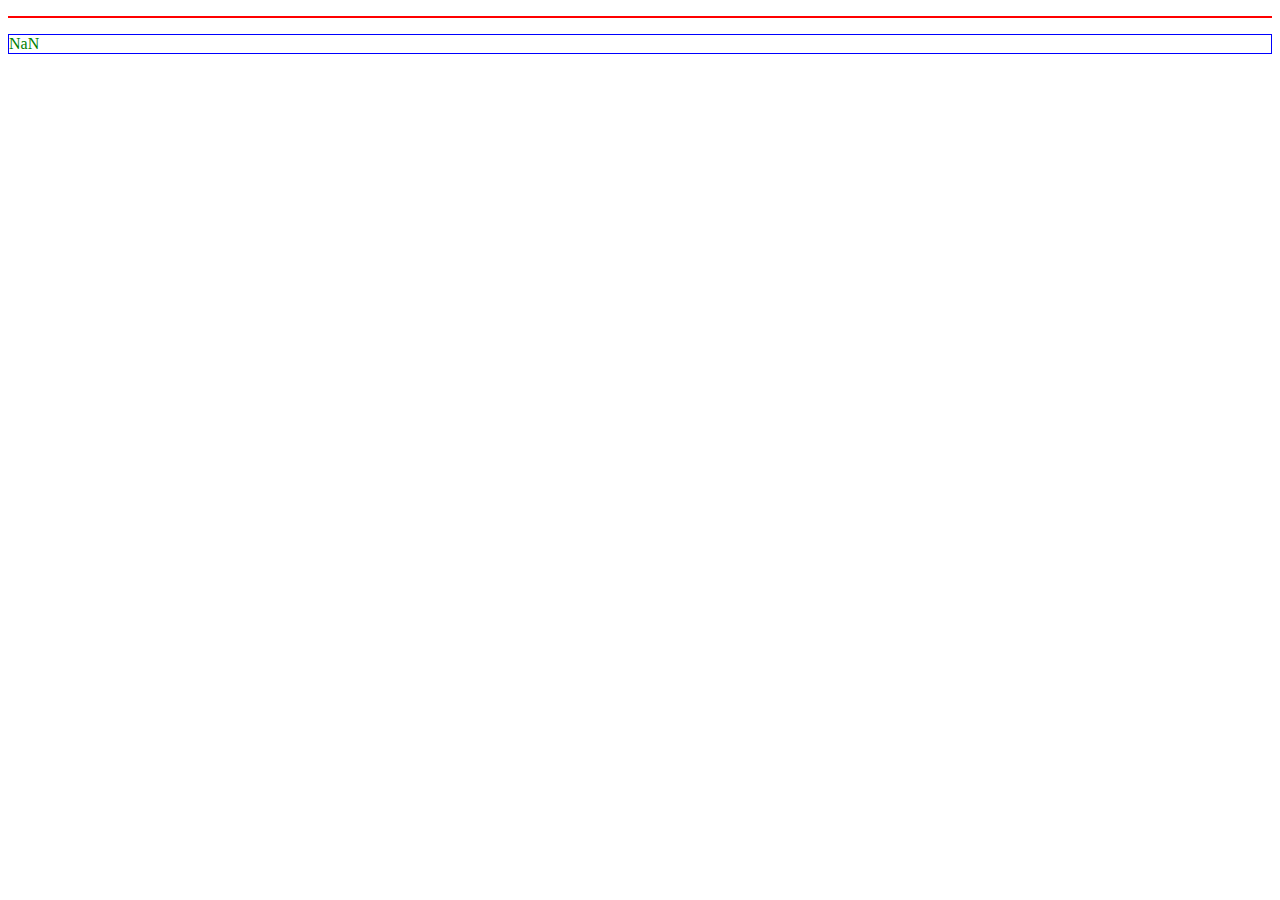
<file: html class practice/index.css/boostrap/project.js/index.html>
<!DOCTYPE html>
<html lang="en">
  <head>
    <meta charset="UTF-8" />
    <meta http-equiv="X-UA-Compatible" content="IE=edge" />
    <meta name="viewport" content="width=device-width, initial-scale=1.0" />
    <title>Document</title>
    <style>
      #man {
        color: red;
        border: 1px solid red;
      }
      #mano {
        color: green;
        border: 1px solid blue;
      }
    </style>
  </head>
  <body>
    <p id="man"></p>
    <p id="mano"></p>

    <script>
      var a, b, c;
      a = parseInt(window.prompt("enter the number:"));
      b = parseInt(window.prompt("enter the number:"));
      document.getElementById("mano").innerHTML = a + b;
    </script>
  </body>
</html>
</file>
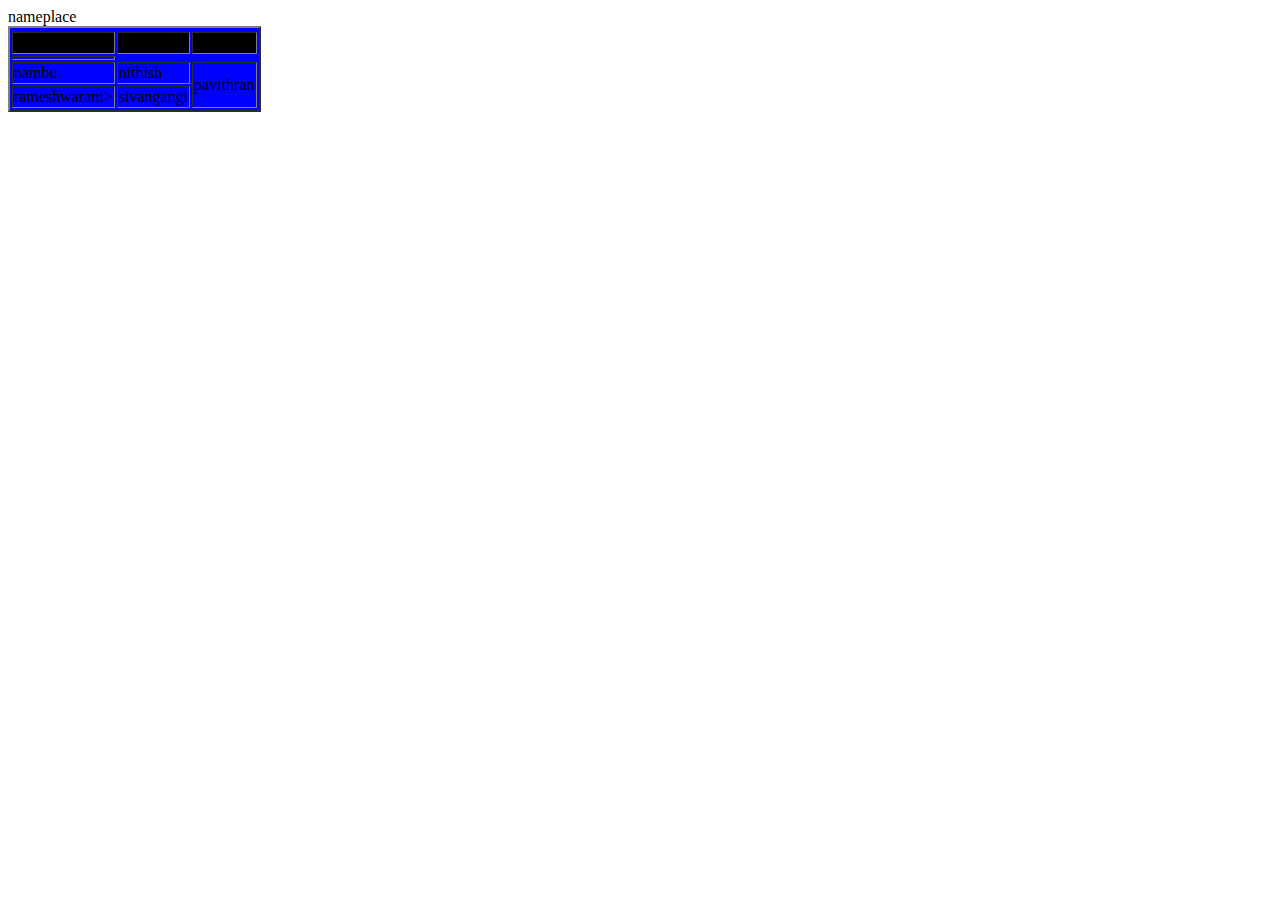
<file: first.html>
<html>
<head>
<title>sample Website</title>
</head>

<body>
<table border='2'bgcolor ="blue">
<tr>
<thead>name</thead>
<thead>place</thead>
</tr>
<tbody bgcolor="black">
<td>rameshwaram></td>
<td>sivangangi</td>
<td>dingual</td>
</tbody>
</tr>
<tr>
<td footer></td>
</tr>
<td>nambu</td>
<td>nithish</td>
<td rowspan="2">pavithran</td>
</tr>
<tr>
<td>rameshwaram></td>
<td columnspan="2">sivangangi</td>

</tr>
</table>

</body>
</html>
</file>
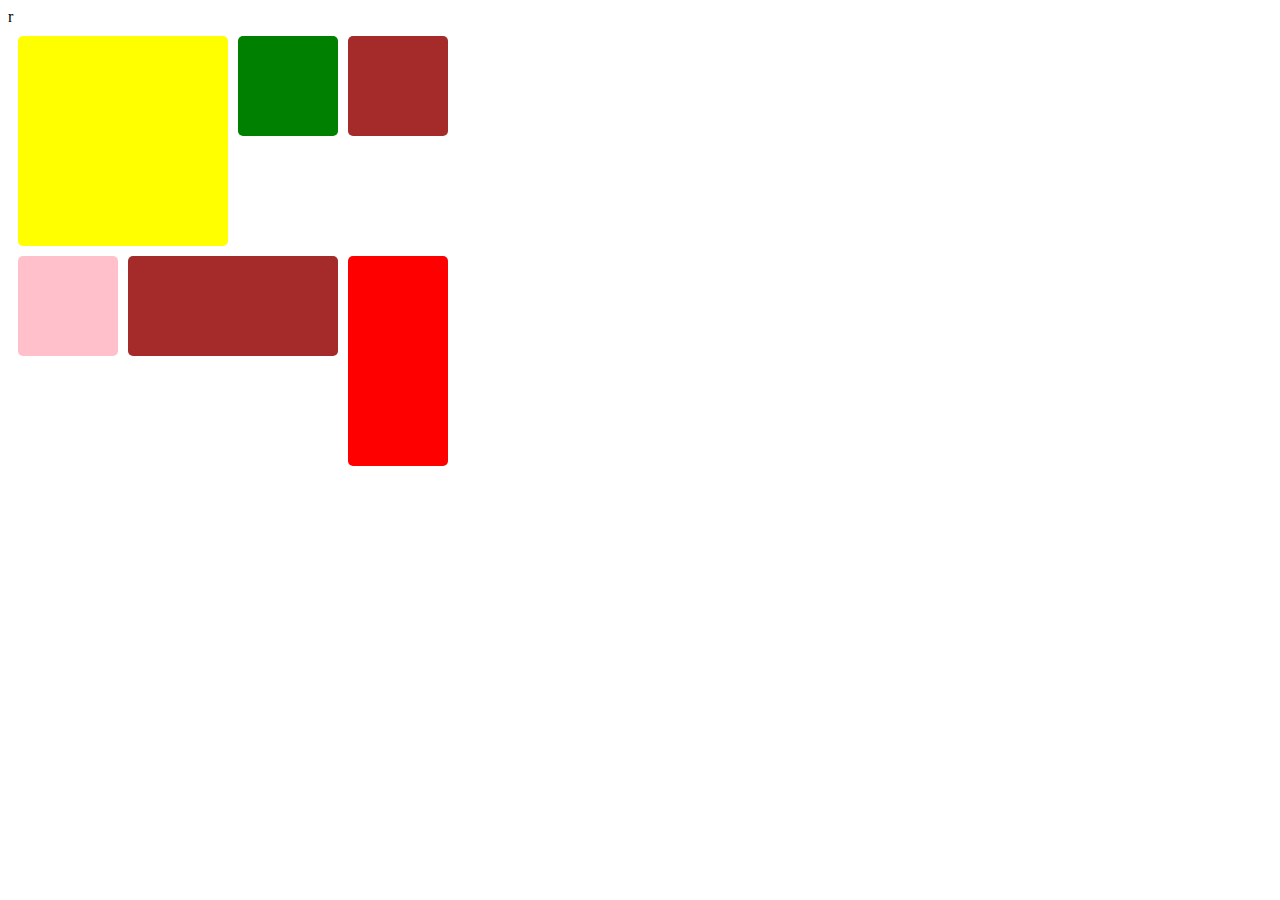
<file: project.html>
<!DOCTYPE html>
<html lang="en">
<head>
    <meta charset="UTF-8">
    <meta http-equiv="X-UA-Compatible" content="IE=edge">
    <meta name="viewport" content="width=device-width, initial-scale=1.0">
    <title>new project in html</title>
    <style>
        .red{
            background: red;
        }
        .yellow{
            background: yellow;
        }
        .green{
            background:green;
        }
        .brown{
            background:brown;
        }
        .pink{
            background:pink ;
        }
        td{
            border-radius: 5px;
        }
    </style>
</head>
<body>
    <table cellpadding="50" cellspacing ="10" border="0">
        <tr>
            <td class="yellow" rowspan="2" colspan="2"></td>
            <td class="green"></td>
            <td class="brown"></td>
        </tr>r
        <tr>
            <td></td>
            <td></td>
        </tr>
        <tr>
            <td class="pink"></td>
            <td  class="brown"colspan="2"></td>
            <td  class="red" rowspan="2"></td>
        </tr>
        <tr>
            <td class="colspan="2"></td>
            <td></td>
        </tr>
        <tr>
            <td></td>
            <td></td>
            <td></td>
            <td></td>
        </tr>
    </table>
</body>
</html>
</file>
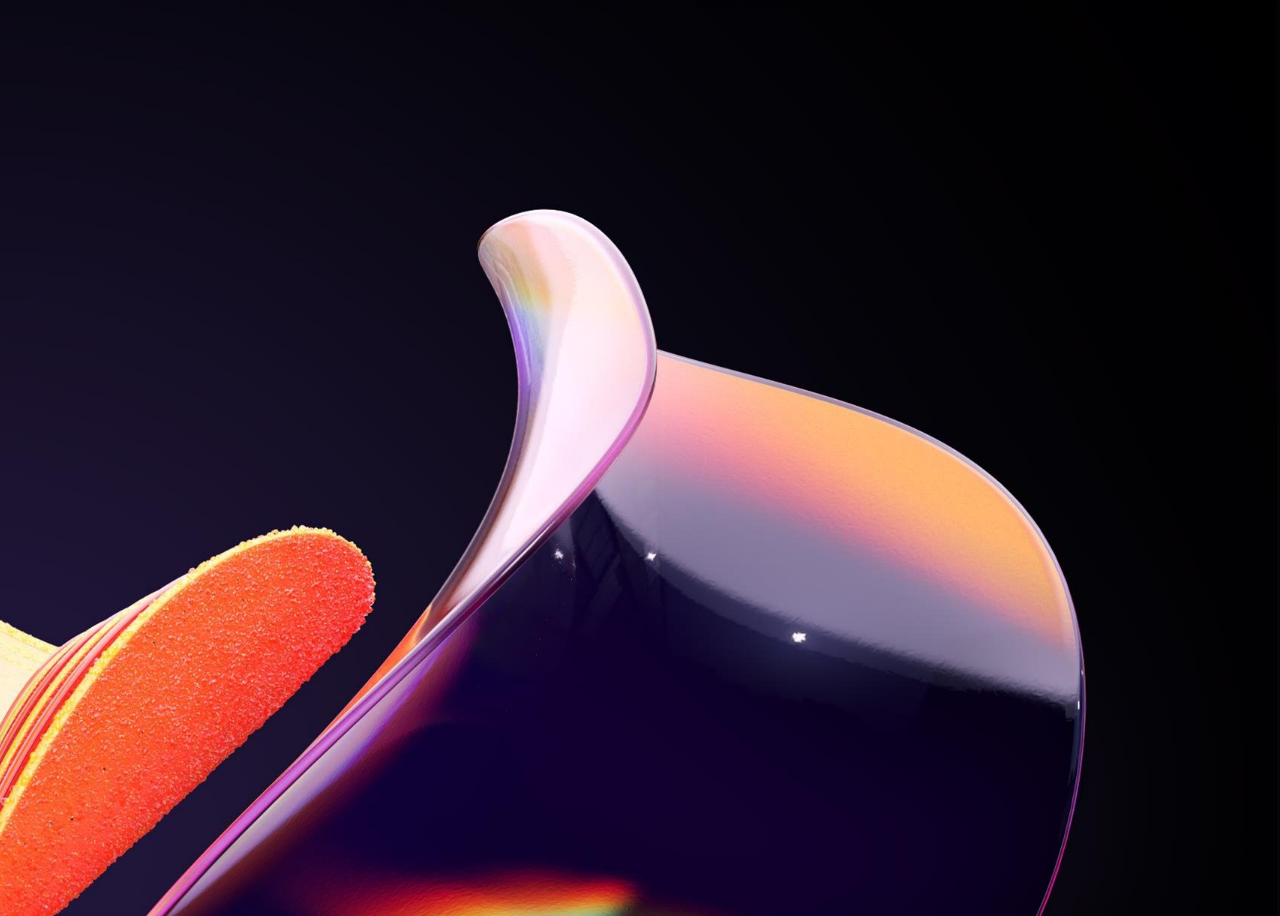
<file: css project/css work.html>
<!DOCTYPE html>
<html lang="en">
<head>
    <meta charset="UTF-8">
    <meta http-equiv="X-UA-Compatible" content="IE=edge">
    <meta name="viewport" content="width=device-width, initial-scale=1.0">
    <title>Document</title>
</head>
<style>
    body{
        background-image:url('./Screenshot\ \(15\).png'),url('./Screenshot\ \(15\).png');
        background-repeat: no-repeat ,no-repeat;
        background-position: top right,top left;
        height:100vh;
        width:100%;
    }
</style>
<body></body>

</html>
</file>
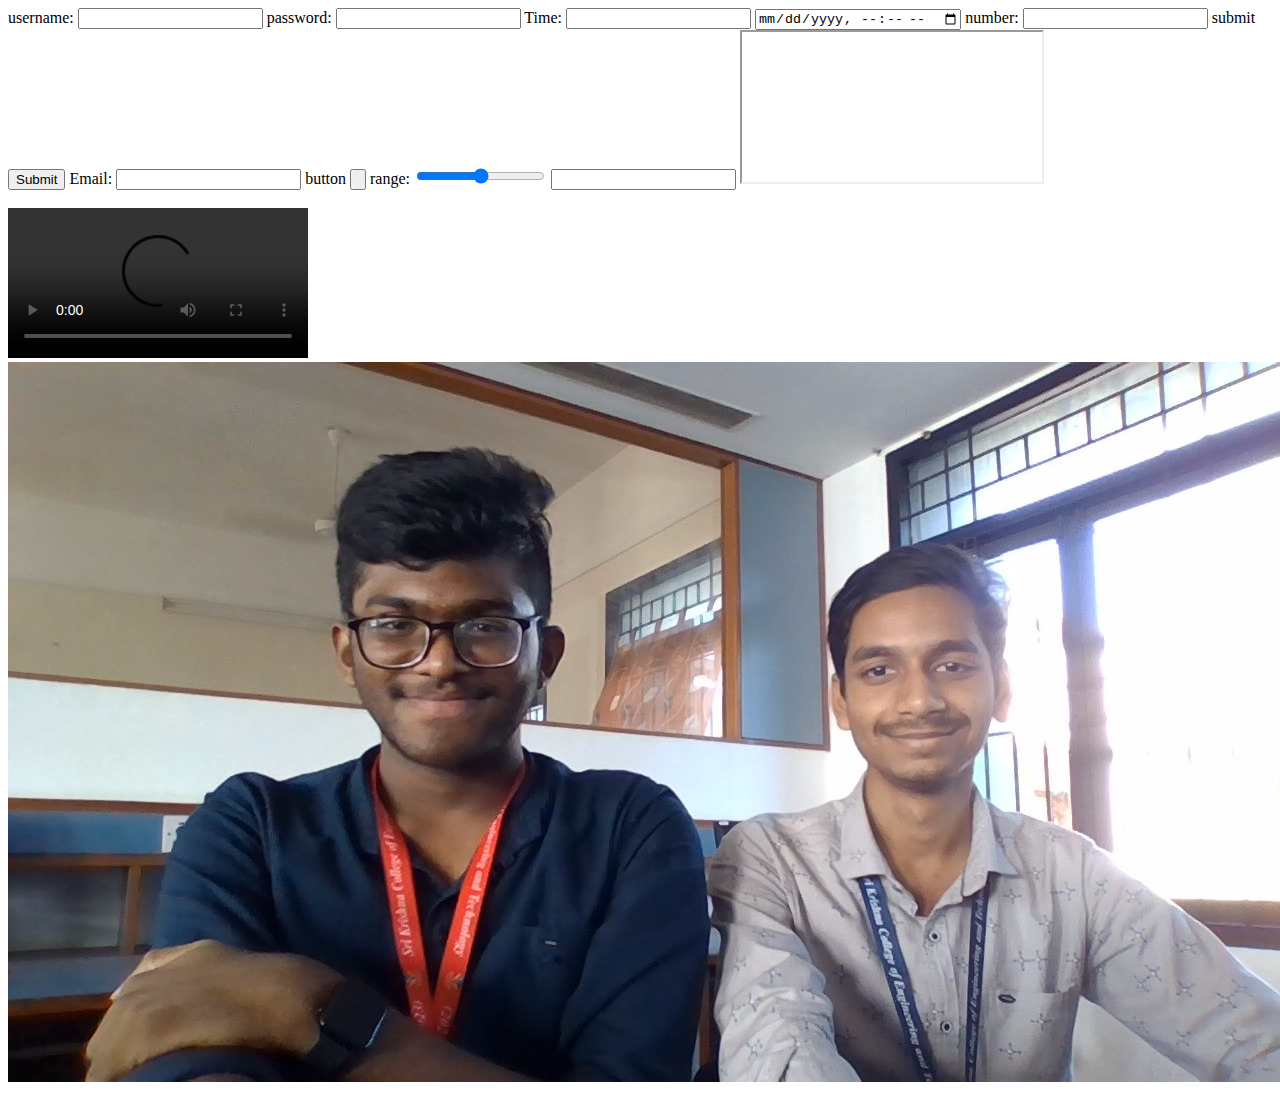
<file: html class practice/ajai.html>
<!DOCTYPE html>
<html lang="en">
<head>
    <meta charset="UTF-8">
    <meta http-equiv="X-UA-Compatible" content="IE=edge">
    <meta name="viewport" content="width=device-width, initial-scale=1.0">
    <title>Document</title>
</head>
<body>
    <lable for="username">username:</lable>
    <input type="text" id="username">
    <lable for="password">password:</lable>
    <input type="password" id="password">
    <lable for="Time">Time:</lable>
    <input type="text" id="time">
    <lable for="time"></lable>
    <input type="datetime-local" id="date time-local">
    <lable for="number">number:</lable>
    <input type="number"id="number">
    <lable for="submit">submit</lable>
    <input type="submit" id="submit">
    <lable for="Email">Email:</lable>
    <input type="Email"id="Email">
    <lable for="button">button</lable>
    <input type="button" id="button">
    <lable for="range">range:</lable>
    <input type="range" id="range">

</body>
</html>
<html>
    <body>
        <input list="data">
        <datalist id="data">
            <option value="car"></option>
            <option value="bike"></option>
            <option value="bus"></option>

        </datalist>
    </body>
</html>
<!DOCTYPE html>
<html lang="en">
<head>
    <meta charset="UTF-8">
    <meta http-equiv="X-UA-Compatible" content="IE=edge">
    <meta name="viewport" content="width=device-width, initial-scale=1.0">
    <title>Document</title>
</head>
<body>
    <iframe src="C:\Users\91852\Pictures\Screenshots\Screenshot (19).png"></iframe><br><br>
    <video controls>
        <source src=""></source>
    </video>
    <auido control>
        <source src=""></source>
    </auido>
</body>
</html>
<!DOCTYPE html>
<html lang="en">
<head>
    <meta charset="UTF-8">
    <meta http-equiv="X-UA-Compatible" content="IE=edge">
    <meta name="viewport" content="width=device-width, initial-scale=1.0">
    <title>Document</title>
</head>
<body>
    <form action="">

    </form>
    <img src="./WIN_20221215_16_25_47_Pro.jpg"
</body>
</html>
<!DOCTYPE html>
<html lang="en">
<head>
    <meta charset="UTF-8">
    <meta http-equiv="X-UA-Compatible" content="IE=edge">
    <meta name="viewport" content="width=device-width, initial-scale=1.0">
    <title>Document</title>
</head>
<body>
    
</body>
</html>
</file>
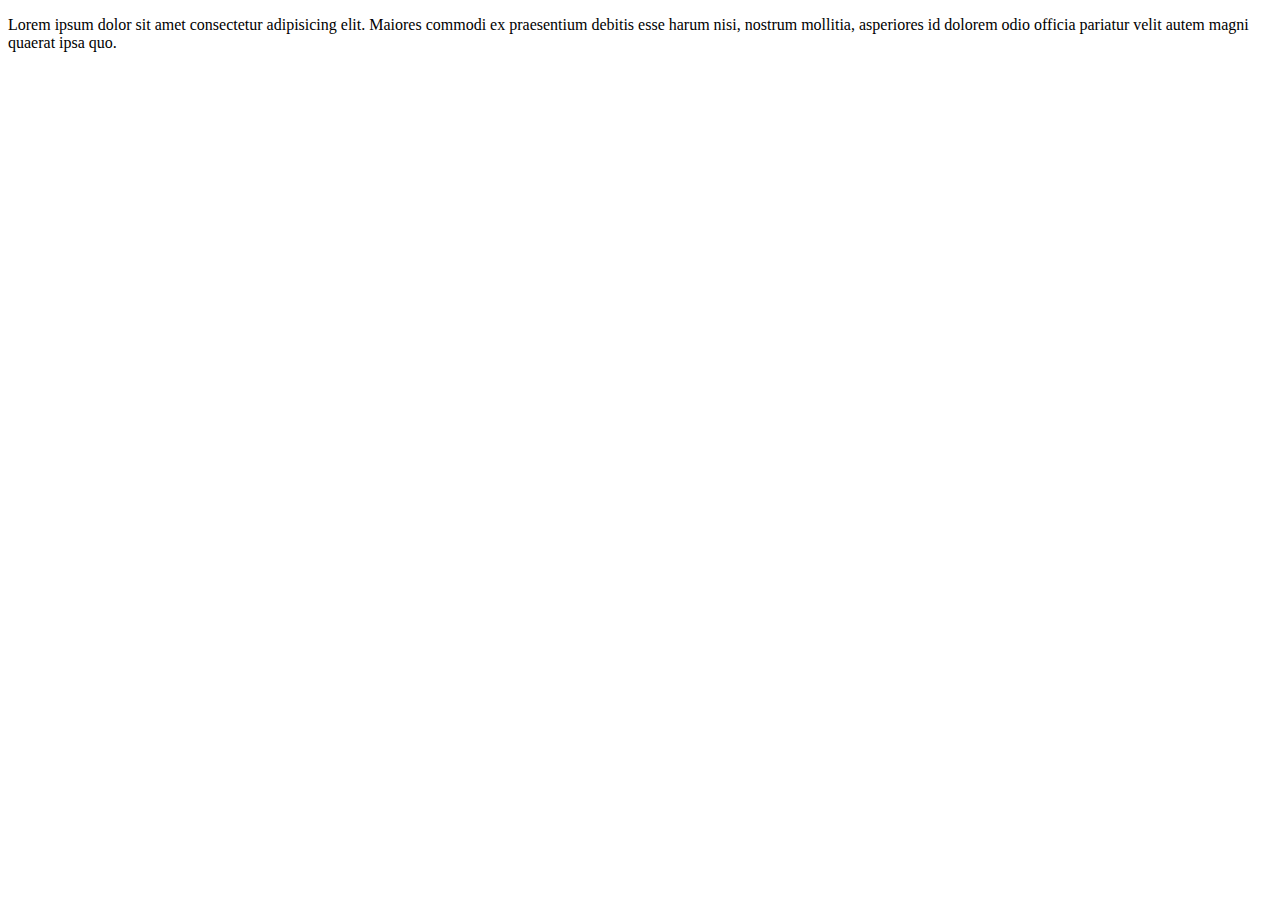
<file: html class practice/day4.html>
<!DOCTYPE html>
<html lang="en">
<head>
    <meta charset="UTF-8">
    <meta http-equiv="X-UA-Compatible" content="IE=edge">
    <meta name="viewport" content="width=device-width, initial-scale=1.0">
    <title>Css bascis</title>
    <link rel="stylesheet" href="./">
</head>
<body>
    <p id="para">Lorem ipsum dolor sit amet consectetur adipisicing elit. Maiores commodi ex praesentium debitis esse harum nisi, nostrum mollitia, asperiores id dolorem odio officia pariatur velit autem magni quaerat ipsa quo.</p>
</body>
</html>
</file>
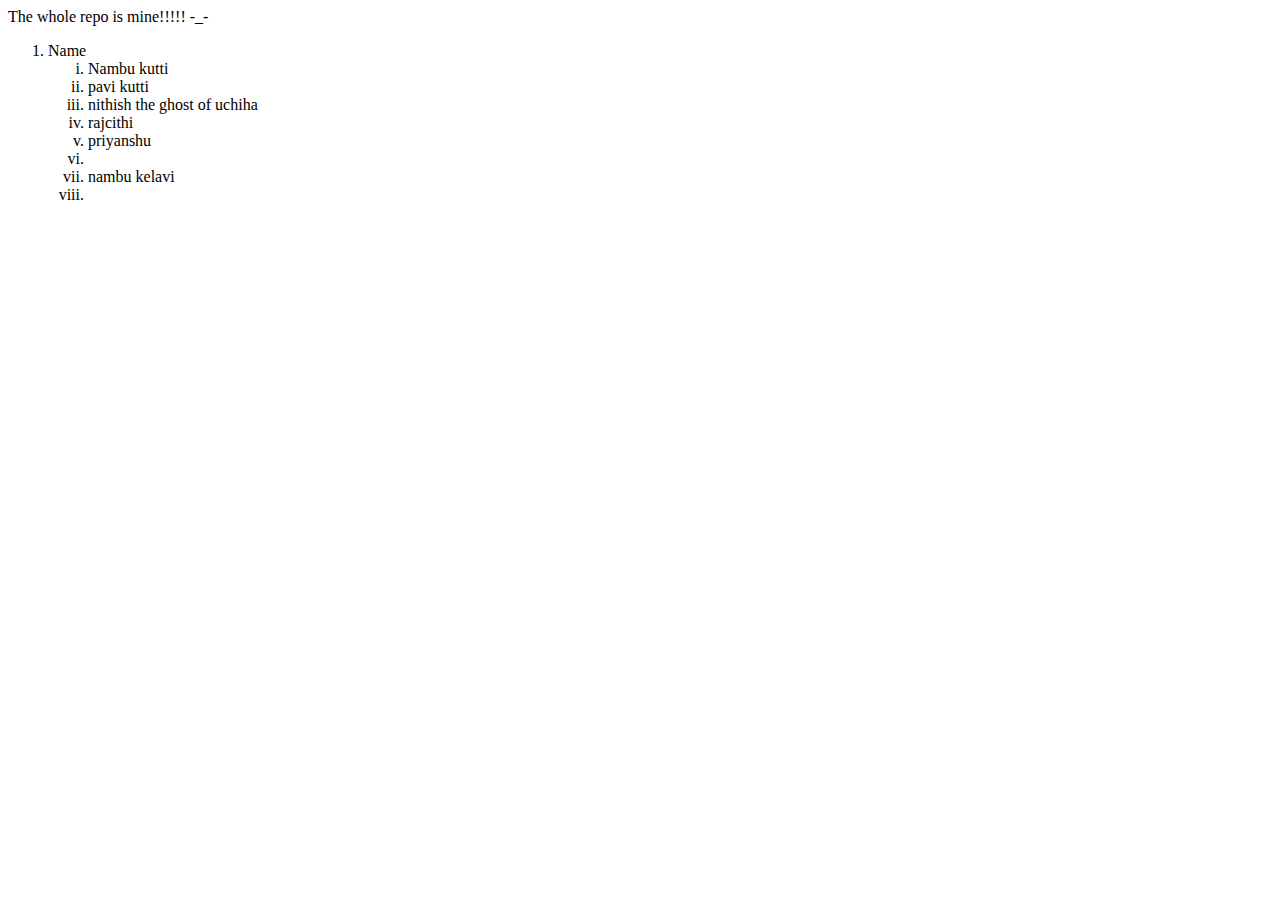
<file: Tuesday/daily.html>
<html>
  <head> </head>
  <body>
    <p> The whole repo is mine!!!!! -_-
    <ol>
      <li>
        Name
        <ol type="i">
          <li>Nambu kutti</li>
          <li>pavi kutti</li>
          <li>nithish the ghost of uchiha</li>
          <li>rajcithi</li>
          <li>priyanshu </li>
          <li></li>
          <li>nambu kelavi</li>
          <li></li>
        </ol>
      </li>
    </ol>
  </body>
</html>
</file>
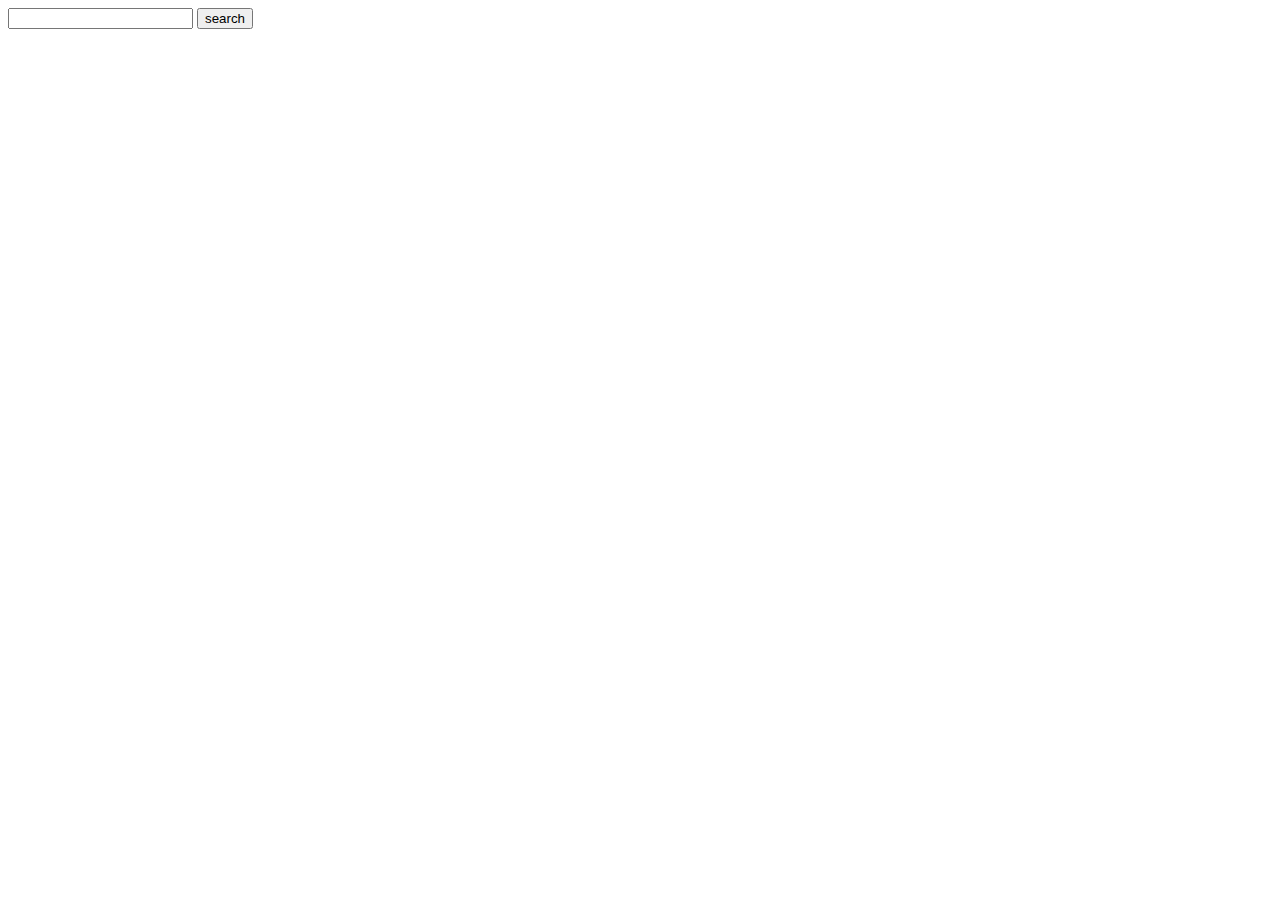
<file: html class practice/index.css/boostrap/project.js/day 10.html/day 10.html>
<!DOCTYPE html>
<html lang="en">
  <head>
    <meta charset="UTF-8" />
    <meta http-equiv="X-UA-Compatible" content="IE=edge" />
    <meta name="viewport" content="width=device-width, initial-scale=1.0" />
    <title>Location</title>
  </head>
  <body>
    <input type="text" id="city" />
    <button onclick="temp()">search</button>

    <h1 id="temp"></h1>
    <p id="cityname"></p>
    <p id="deg"></p>

    <script>
      function temp() {
        var name1 = document.getElementById("city").value;
        var key = "5488d9b4417c533a5f17a00b4097cbde";
        var url = `https://api.openweathermap.org/data/2.5/weather?q=${name1}&appid=${key}`;
        fetch(url)
          .then((data) => data.json())
          .then((data) => {
            console.log(data);
            document.getElementById("cityname").innerHTML = data.name;
            document.getElementById("temp").innerHTML = data.main.temp;
            document.getElementById("deg").innerHTML = data.wind.deg;
          });
      }
    </script>
  </body>
</html>
</file>
